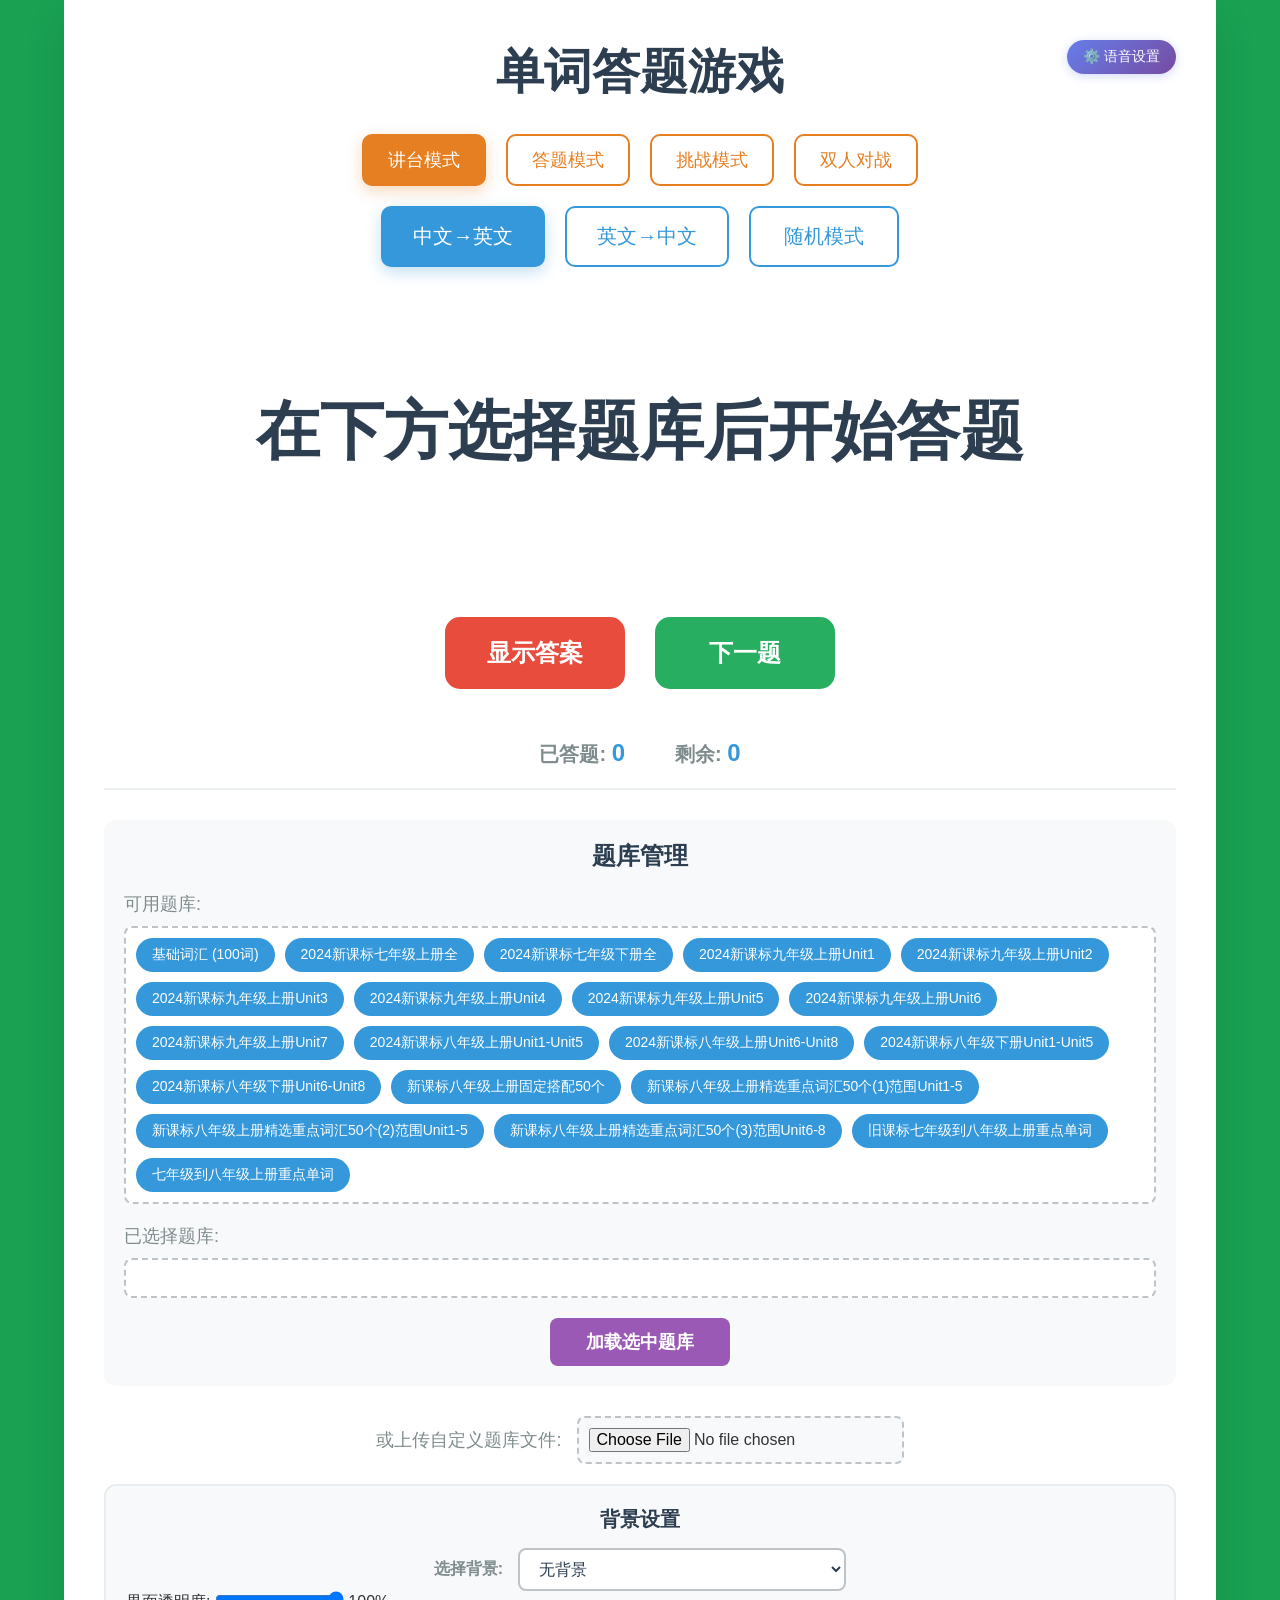
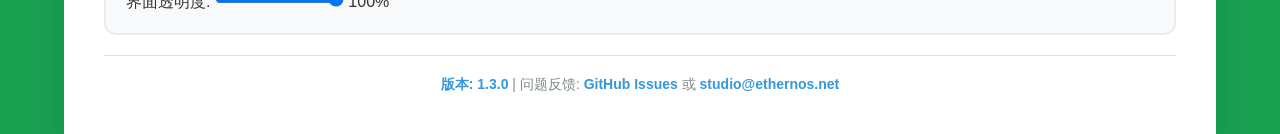
<file: index.html>
<!DOCTYPE html>
<html lang="zh-CN">
<head>
    <meta charset="UTF-8">
    <meta name="viewport" content="width=device-width, initial-scale=1.0">
    <title>单词答题游戏</title>
    <!-- 样式按以下顺序加载，顺序影响层叠结果 -->
    <link rel="stylesheet" href="css/base.css">
    <link rel="stylesheet" href="css/layout.css">
    <link rel="stylesheet" href="css/states.css">
    <link rel="stylesheet" href="css/bank.css">
    <link rel="stylesheet" href="css/challenge.css">
    <link rel="stylesheet" href="css/responsive.css">
    <link rel="stylesheet" href="css/settings.css">
</head>
<body>
    <div class="container">
        <header>
            <h1>单词答题游戏</h1>
            <div class="app-mode-selector">
                <button id="lecture-mode" class="app-mode-btn active">讲台模式</button>
                <button id="quiz-mode" class="app-mode-btn">答题模式</button>
                <button id="challenge-mode" class="app-mode-btn">挑战模式</button>
                <button id="pvp-mode" class="app-mode-btn">双人对战</button>
            </div>
            <div class="mode-selector" id="regular-mode-selector">
                <button id="chinese-to-english" class="mode-btn active">中文→英文</button>
                <button id="english-to-chinese" class="mode-btn">英文→中文</button>
                <button id="random-mode" class="mode-btn">随机模式</button>
            </div>
            <div class="speech-settings">
                <button id="speech-settings-btn" class="speech-settings-btn" title="语音设置">
                    ⚙️ 语音设置
                </button>
                <div id="speech-panel" class="speech-panel hidden">
                    <h4>语音设置</h4>
                    <div class="setting-item">
                        <label for="speech-rate">语速:</label>
                        <input type="range" id="speech-rate" min="0.5" max="2" step="0.1" value="0.8">
                        <span id="speech-rate-value">0.8</span>
                    </div>
                    <div class="setting-item">
                        <label for="speech-pitch">音调:</label>
                        <input type="range" id="speech-pitch" min="0.5" max="2" step="0.1" value="1.0">
                        <span id="speech-pitch-value">1.0</span>
                    </div>
                    <div class="setting-item">
                        <label for="speech-volume">音量:</label>
                        <input type="range" id="speech-volume" min="0" max="1" step="0.1" value="1.0">
                        <span id="speech-volume-value">1.0</span>
                    </div>
                    <div class="setting-item">
                        <label for="auto-speak">自动发音:</label>
                        <input type="checkbox" id="auto-speak">
                    </div>
                    <button id="close-speech-panel" class="close-panel-btn">关闭</button>
                </div>
            </div>
        </header>
        
        <main>
            <div class="question-area">
                <div id="question" class="question-text">在下方选择题库后开始答题</div>
                <div id="question-phonetic" class="phonetic-container"></div>
                <div id="answer" class="answer-text hidden"></div>
                <div id="answer-phonetic" class="phonetic-container"></div>
                <button id="speak-btn" class="speak-btn" title="点击发音" style="display: none;">
                    🔊 发音
                </button>
            </div>
            
            <!-- 讲台模式控制 -->
            <div class="lecture-controls">
                <button id="show-answer" class="control-btn">显示答案</button>
                <button id="next-question" class="control-btn">下一题</button>
            </div>
            
            <!-- 答题模式控制 -->
            <div class="quiz-controls" style="display: none;">
                <div class="options-container">
                    <button class="option-btn" id="option-a"></button>
                    <button class="option-btn" id="option-b"></button>
                    <button class="option-btn" id="option-c"></button>
                    <button class="option-btn" id="option-d"></button>
                </div>
                <div class="quiz-result" id="quiz-result"></div>
                <button id="next-quiz-question" class="control-btn">下一题</button>
            </div>
            
            <!-- 挑战模式控制 -->
            <div class="challenge-controls" style="display: none;">
                <div class="challenge-mode-selection">
                    <h3>选择挑战模式</h3>
                    <div class="challenge-mode-options">
                        <button class="challenge-mode-btn" data-mode="chinese-to-english">中文→英文</button>
                        <button class="challenge-mode-btn" data-mode="english-to-chinese">英文→中文</button>
                        <button class="challenge-mode-btn" data-mode="random">随机模式</button>
                    </div>
                    <div class="challenge-question-count">
                        <label for="challenge-question-count">题目数量:</label>
                        <input type="number" id="challenge-question-count" min="5" max="100" value="20" step="5">
                        <span class="question-count-hint">(5-100题，默认20题)</span>
                    </div>
                </div>
                <div class="challenge-quiz-interface" style="display: none;">
                    <div class="challenge-settings">
                        <label>自动切换时间:</label>
                        <select id="auto-switch-time">
                            <option value="0.1">0.1秒</option>
                            <option value="0.3" selected>0.3秒</option>
                            <option value="0.5">0.5秒</option>
                            <option value="1.0">1.0秒</option>
                            <option value="0">从不</option>
                        </select>
                    </div>
                    <div class="challenge-timer">
                        <span>用时: <span id="challenge-time">00:00</span></span>
                    </div>
                    <div class="challenge-score">
                        <span>得分: <span id="challenge-score">0</span></span>
                    </div>
                    <div class="options-container">
                        <button class="option-btn" id="challenge-option-a"></button>
                        <button class="option-btn" id="challenge-option-b"></button>
                        <button class="option-btn" id="challenge-option-c"></button>
                        <button class="option-btn" id="challenge-option-d"></button>
                    </div>
                    <div class="quiz-result" id="challenge-result"></div>
                    <button id="next-challenge-question" class="control-btn">下一题</button>
                </div>
            </div>
            
            <!-- 挑战模式结果 -->
            <div class="challenge-results" style="display: none;">
                <h2>挑战完成！</h2>
                <div class="results-summary">
                    <div class="result-item">
                        <span>总用时:</span>
                        <span id="total-time">00:00</span>
                    </div>
                    <div class="result-item">
                        <span>总得分:</span>
                        <span id="final-score">0</span>
                    </div>
                    <div class="result-item">
                        <span>正确率:</span>
                        <span id="accuracy">0%</span>
                    </div>
                    <div class="result-item">
                        <span>能力分:</span>
                        <span id="ability-score">0</span>
                    </div>
                </div>
                <div class="results-details">
                    <h3>答题详情</h3>
                    <div id="wrong-questions" class="wrong-questions">
                        <h4>错题 (置顶显示)</h4>
                        <div id="wrong-list"></div>
                    </div>
                    <div id="correct-questions" class="correct-questions">
                        <h4>正确题目</h4>
                        <div id="correct-list"></div>
                    </div>
                </div>
                <button id="restart-challenge" class="control-btn">重新开始挑战</button>
            </div>
            
            <div class="stats">
                <span>已答题: <span id="answered-count">0</span></span>
                <span>剩余: <span id="remaining-count">0</span></span>
            </div>
        </main>
        
        <footer>
            <div class="bank-management">
                <h3>题库管理</h3>
                <div class="available-banks">
                    <label>可用题库:</label>
                    <div id="bank-list" class="bank-list">
                        <!-- 动态加载的题库列表 -->
                    </div>
                </div>
                <div class="selected-banks">
                    <label>已选择题库:</label>
                    <div id="selected-bank-list" class="selected-bank-list">
                        <!-- 已选择的题库 -->
                    </div>
                </div>
                <button id="load-selected-banks" class="control-btn">加载选中题库</button>
            </div>
            <div class="file-upload">
                <label for="csv-file">或上传自定义题库文件:</label>
                <input type="file" id="csv-file" accept=".csv">
            </div>
        </footer>
        
        <!-- 背景设置 -->
        <div class="background-settings">
            <h4>背景设置</h4>
            <div class="background-options">
                <label>选择背景:</label>
                <select id="background-selector">
                    <option value="none">无背景</option>
                    <option value="images/BA.jpg">Game "Blue Archive" Wallpaper - Dark</option>
                    <option value="images/BA_Light.jpg">Game "Blue Archive" Wallpaper - Light</option>
                    <option value="images/HZXH.jpg">Hangzhou West Lake</option>
                    <option value="images/Great Wall.png">The Great Wall of China</option>
                </select>
            </div>
            <div class="transparency-options">
                <label for="container-transparency">界面透明度:</label>
                <input type="range" id="container-transparency" min="0.3" max="1.0" step="0.1" value="1.0">
                <span id="transparency-value">100%</span>
            </div>
        </div>
        
        <!-- 版本信息和反馈 -->
        <div class="version-info">
            <div class="version-text">
                <a href="version.html">版本: 1.3.0</a> |
                问题反馈: <a href="https://github.com/dhjs0000/QuizSlide/issues" target="_blank">GitHub Issues</a> 或
                <a href="mailto:studio@ethernos.net">studio@ethernos.net</a>
            </div>
        </div>
    </div>

    <!-- 拼音库是全局脚本，必须先于模块执行 -->
    <script src="pinyin-pro.js"></script>
    <script type="module" src="js/app.js"></script>
</body>
</html>
</file>
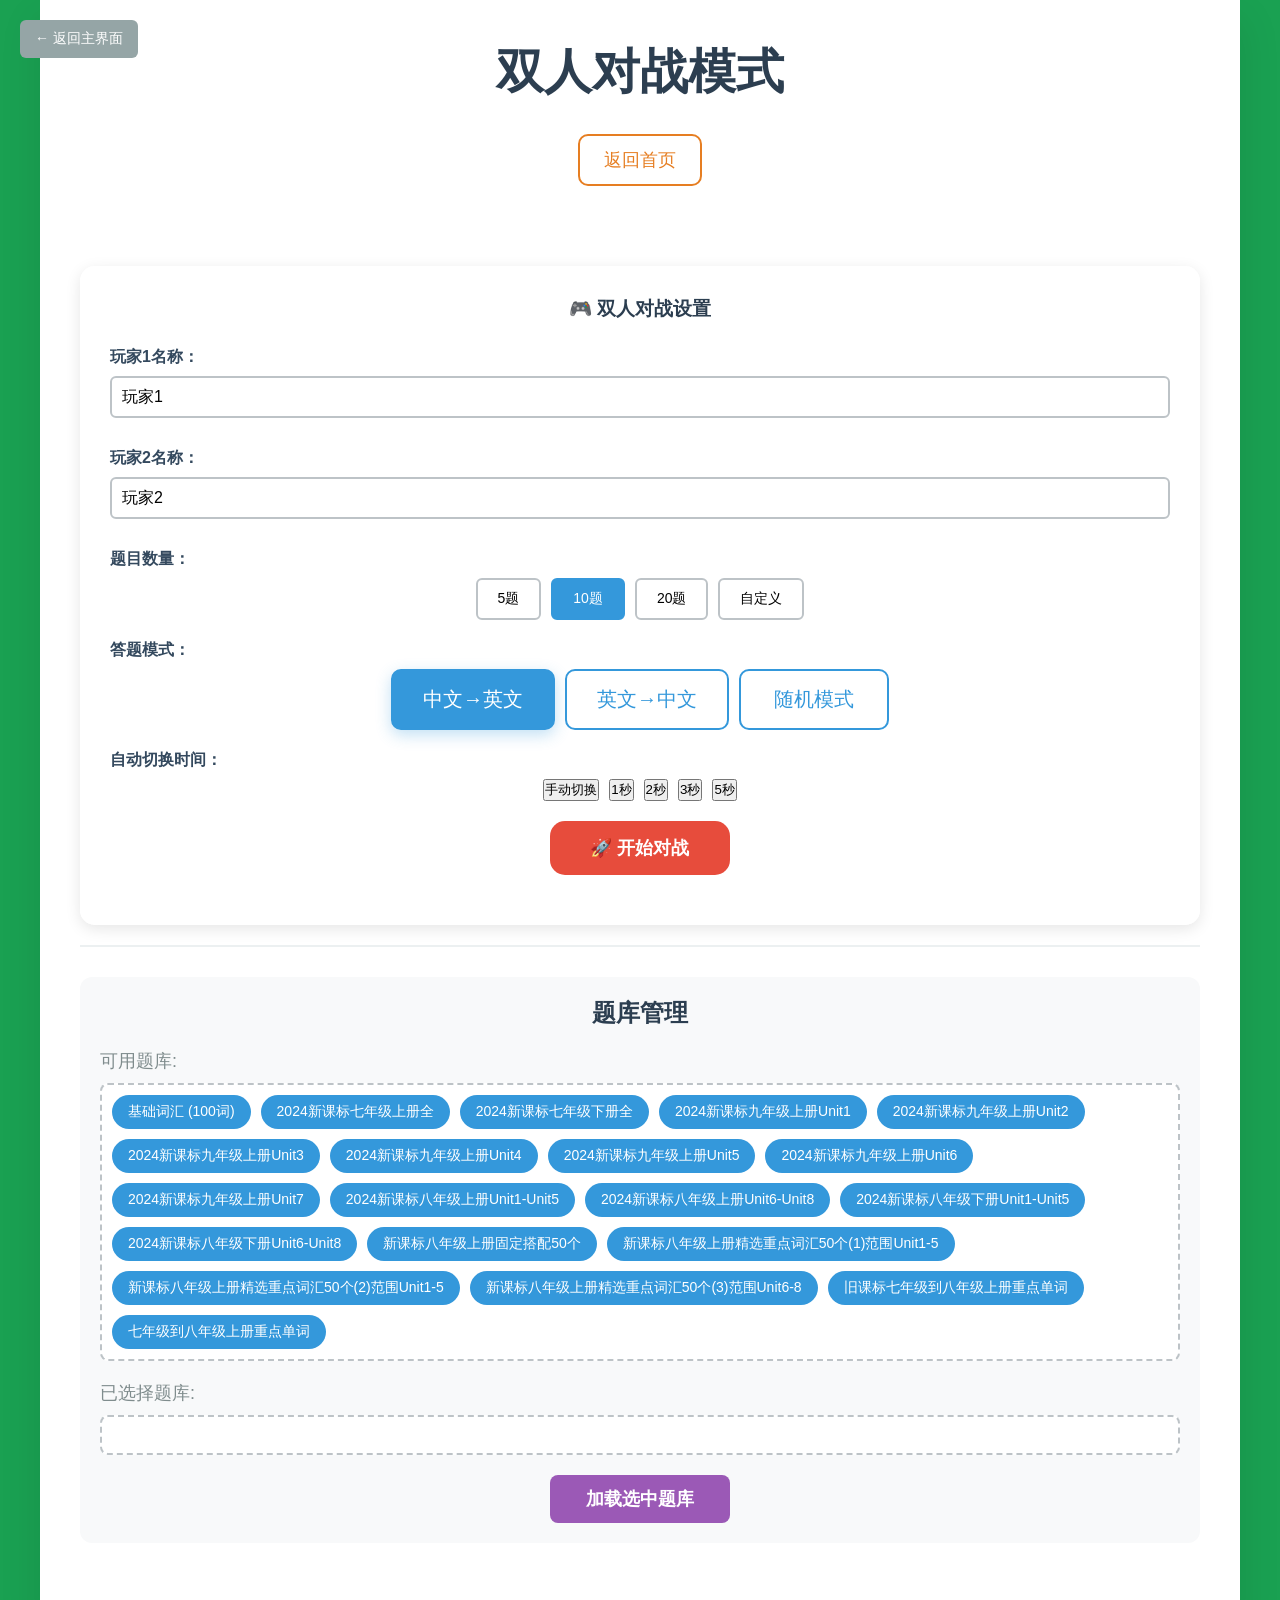
<file: pvp.html>
<!DOCTYPE html>
<html lang="zh-CN">
<head>
    <meta charset="UTF-8">
    <meta name="viewport" content="width=device-width, initial-scale=1.0">
    <title>双人对战模式 - 单词答题游戏</title>
    <link rel="stylesheet" href="css/base.css">
    <link rel="stylesheet" href="css/layout.css">
    <link rel="stylesheet" href="css/states.css">
    <link rel="stylesheet" href="css/bank.css">
    <link rel="stylesheet" href="css/challenge.css">
    <link rel="stylesheet" href="css/responsive.css">
    <link rel="stylesheet" href="css/settings.css">
    <link rel="stylesheet" href="css/pvp.css">
</head>
<body>
    <div class="back-to-main">
        <a class="back-btn" href="index.html">← 返回主界面</a>
    </div>

    <div class="container" style="width: 100%;">
        <header>
            <h1>双人对战模式</h1>
            <div class="app-mode-selector">
                <button id="lecture-mode" class="app-mode-btn">返回首页</button>
            </div>
        </header>

        <main>
            <!-- 对战设置界面 -->
            <div id="pvp-setup" class="pvp-setup">
                <h3>🎮 双人对战设置</h3>
                
                <div class="setup-section">
                    <label>玩家1名称：</label>
                    <input type="text" id="player1-name" class="player-input" placeholder="输入玩家1名称" value="玩家1">
                </div>
                
                <div class="setup-section">
                    <label>玩家2名称：</label>
                    <input type="text" id="player2-name" class="player-input" placeholder="输入玩家2名称" value="玩家2">
                </div>
                
                <div class="setup-section">
                    <label>题目数量：</label>
                    <div class="question-count-options">
                        <button class="count-btn" data-count="5">5题</button>
                        <button class="count-btn active" data-count="10">10题</button>
                        <button class="count-btn" data-count="20">20题</button>
                        <button class="count-btn" data-count="custom">自定义</button>
                    </div>
                    <input type="number" id="custom-count" class="player-input" placeholder="输入自定义题数" min="5" max="50" style="display: none;">
                </div>
                
                <div class="setup-section">
                    <label>答题模式：</label>
                    <div class="question-count-options">
                        <button class="mode-btn active" data-mode="chinese-to-english">中文→英文</button>
                        <button class="mode-btn" data-mode="english-to-chinese">英文→中文</button>
                        <button class="mode-btn" data-mode="random">随机模式</button>
                    </div>
                </div>
                
                <div class="setup-section">
                    <label>自动切换时间：</label>
                    <div class="question-count-options">
                        <button class="auto-switch-btn active" data-time="0">手动切换</button>
                        <button class="auto-switch-btn" data-time="1">1秒</button>
                        <button class="auto-switch-btn" data-time="2">2秒</button>
                        <button class="auto-switch-btn" data-time="3">3秒</button>
                        <button class="auto-switch-btn" data-time="5">5秒</button>
                    </div>
                </div>
                
                <div class="pvp-controls">
                    <button id="start-pvp" class="control-btn" style="background: #e74c3c; color: white; font-size: 18px; padding: 15px 30px;">
                        🚀 开始对战
                    </button>
                </div>
            </div>

            <!-- 对战界面 -->
            <div id="pvp-game" class="pvp-game" style="display: none;">
                <div class="timer-display">
                    ⏱️ 对战时间：<span id="pvp-timer">00:00</span>
                </div>
                
                <div class="progress-bar">
                    <div id="progress-fill" class="progress-fill" style="width: 0%"></div>
                </div>
                
                <div class="pvp-container">
                    <!-- 玩家1区域 -->
                    <div id="player1-area" class="player-area">
                        <div class="player-header">
                            <div id="player1-name-display" class="player-name">玩家1</div>
                            <div id="player1-score" class="player-score">0</div>
                            <div class="player-stats">
                                <span>正确：<span id="player1-correct">0</span></span>
                                <span>错误：<span id="player1-wrong">0</span></span>
                                <span>进度：<span id="player1-progress">0/10</span></span>
                            </div>
                        </div>
                        
                        <div id="player1-question" class="question-display">等待开始...</div>
                        
                        <div id="player1-options" class="pvp-options">
                            <button class="pvp-option-btn" data-option="0"></button>
                            <button class="pvp-option-btn" data-option="1"></button>
                            <button class="pvp-option-btn" data-option="2"></button>
                            <button class="pvp-option-btn" data-option="3"></button>
                        </div>
                        
                        <div id="player1-result" class="pvp-result"></div>
                    </div>
                    
                    <!-- 玩家2区域 -->
                    <div id="player2-area" class="player-area">
                        <div class="player-header">
                            <div id="player2-name-display" class="player-name">玩家2</div>
                            <div id="player2-score" class="player-score">0</div>
                            <div class="player-stats">
                                <span>正确：<span id="player2-correct">0</span></span>
                                <span>错误：<span id="player2-wrong">0</span></span>
                                <span>进度：<span id="player2-progress">0/10</span></span>
                            </div>
                        </div>
                        
                        <div id="player2-question" class="question-display">等待开始...</div>
                        
                        <div id="player2-options" class="pvp-options">
                            <button class="pvp-option-btn" data-option="0"></button>
                            <button class="pvp-option-btn" data-option="1"></button>
                            <button class="pvp-option-btn" data-option="2"></button>
                            <button class="pvp-option-btn" data-option="3"></button>
                        </div>
                        
                        <div id="player2-result" class="pvp-result"></div>
                    </div>
                </div>
                
                <div class="pvp-controls">
                    <button id="next-pvp-round" class="control-btn" style="display: none;">下一轮</button>
                    <button id="end-pvp" class="control-btn" style="background: #e74c3c; color: white;">结束对战</button>
                </div>
            </div>

            <!-- 对战结果界面 -->
            <div id="pvp-results" class="pvp-results" style="display: none;">
                <h2>🏆 对战结果</h2>
                <div id="winner-announcement" class="winner-announcement"></div>
                
                <div class="final-stats">
                    <div id="player1-final" class="player-final">
                        <h3 id="player1-final-name">玩家1</h3>
                        <div style="font-size: 24px; font-weight: bold; color: #27ae60; margin: 10px 0;">
                            <span id="player1-final-score">0</span>分
                        </div>
                        <div style="color: #7f8c8d;">
                            <div>正确：<span id="player1-final-correct">0</span>题</div>
                            <div>错误：<span id="player1-final-wrong">0</div>
                            <div>正确率：<span id="player1-final-accuracy">0%</span></div>
                        </div>
                    </div>
                    
                    <div id="player2-final" class="player-final">
                        <h3 id="player2-final-name">玩家2</h3>
                        <div style="font-size: 24px; font-weight: bold; color: #27ae60; margin: 10px 0;">
                            <span id="player2-final-score">0</span>分
                        </div>
                        <div style="color: #7f8c8d;">
                            <div>正确：<span id="player2-final-correct">0</span>题</div>
                            <div>错误：<span id="player2-final-wrong">0</div>
                            <div>正确率：<span id="player2-final-accuracy">0%</span></div>
                        </div>
                    </div>
                </div>
                
                <div class="pvp-controls">
                    <button id="restart-pvp" class="control-btn" style="background: #27ae60; color: white;">再来一局</button>
                    <button id="back-to-main-from-pvp" class="control-btn">返回主界面</button>
                </div>
            </div>
        </main>

        <!-- 题库管理 -->
        <footer>
            <div class="bank-management">
                <h3>题库管理</h3>
                <div class="available-banks">
                    <label>可用题库:</label>
                    <div id="bank-list" class="bank-list">
                        <!-- 动态加载的题库列表 -->
                    </div>
                </div>
                <div class="selected-banks">
                    <label>已选择题库:</label>
                    <div id="selected-bank-list" class="selected-bank-list">
                        <!-- 已选择的题库 -->
                    </div>
                </div>
                <button id="load-selected-banks" class="control-btn">加载选中题库</button>
            </div>
        </footer>
    </div>

    <!-- 中文拼音转换库 -->
    <script type="module" src="js/pvp.js"></script>
</body>
</html>
</file>
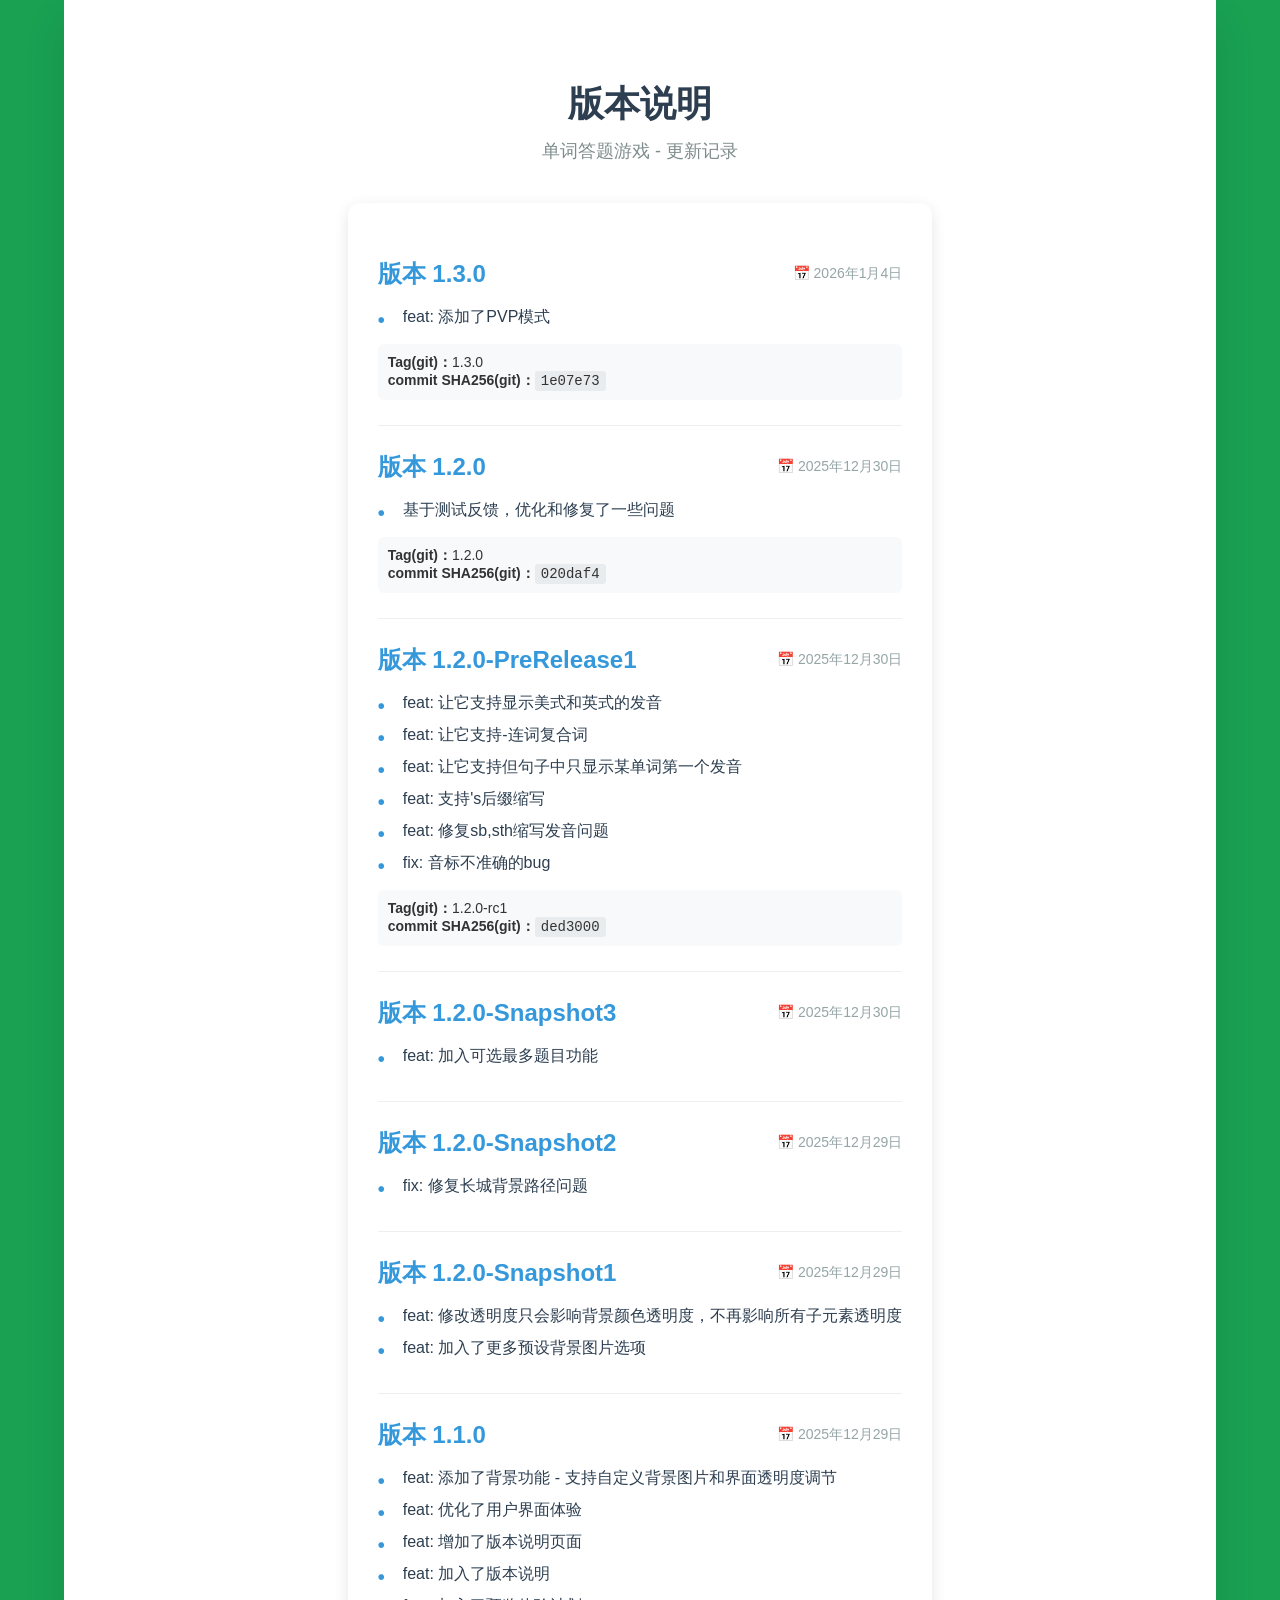
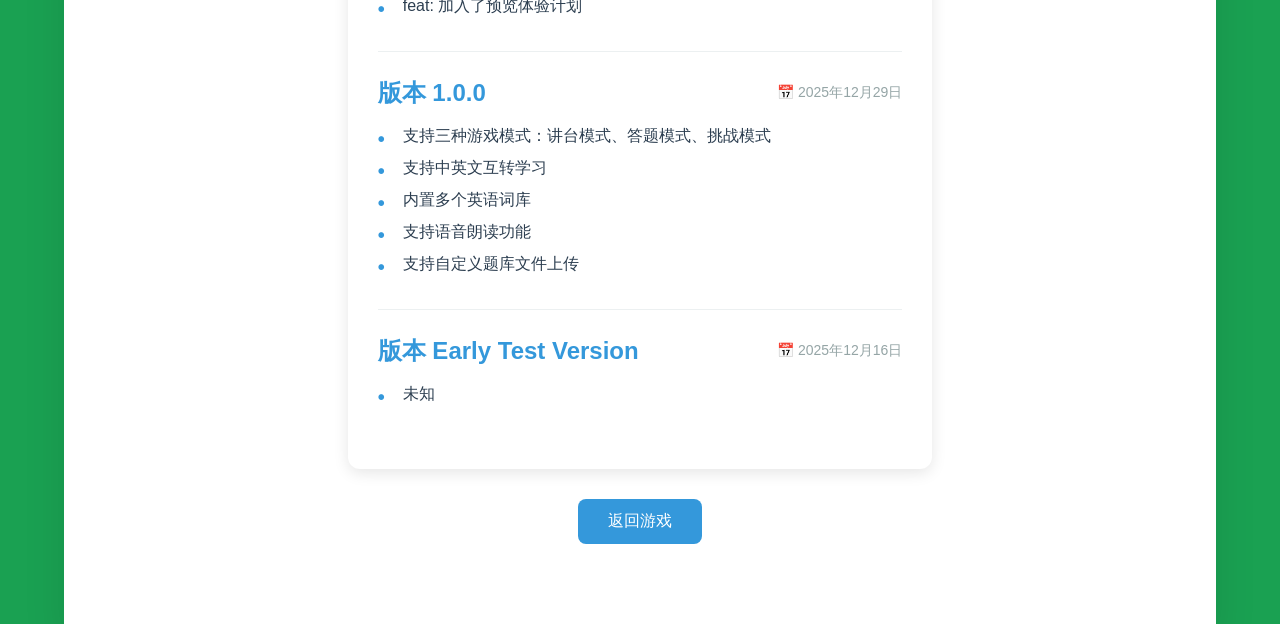
<file: version.html>
<!DOCTYPE html>
<html lang="zh-CN">
<head>
    <meta charset="UTF-8">
    <meta name="viewport" content="width=device-width, initial-scale=1.0">
    <title>版本说明 - 单词答题游戏</title>
    <link rel="stylesheet" href="css/base.css">
    <link rel="stylesheet" href="css/version.css">
</head>
<body>
    <div class="container">
        <div class="version-container">
            <div class="version-header">
                <h1>版本说明</h1>
                <p>单词答题游戏 - 更新记录</p>
            </div>

            <div id="version-list" class="version-list">
                <div class="loading">正在加载版本信息...</div>
            </div>

            <div class="button-container">
                <a href="index.html" class="back-button">返回游戏</a>
            </div>
        </div>
    </div>

    <script type="module" src="js/version.js"></script>
</body>
</html>
</file>
<file: css/base.css>
/* 基础：全局重置、页面骨架、头部、音标、语音面板与模式按钮 */
/* 全局样式 */
* {
    margin: 0;
    padding: 0;
    box-sizing: border-box;
}

/* 发音按钮样式 */
.speak-btn {
    background: linear-gradient(135deg, #667eea 0%, #764ba2 100%);
    color: white;
    border: none;
    padding: 10px 20px;
    border-radius: 25px;
    cursor: pointer;
    font-size: 16px;
    font-weight: bold;
    margin-top: 15px;
    transition: all 0.3s ease;
    box-shadow: 0 4px 15px rgba(102, 126, 234, 0.3);
    display: inline-flex;
    align-items: center;
    gap: 8px;
}

.speak-btn:hover {
    box-shadow: 0 6px 20px rgba(102, 126, 234, 0.4);
}

.speak-btn:active {
    transform: translateY(0);
    box-shadow: 0 2px 10px rgba(102, 126, 234, 0.3);
}

.speak-btn.speaking {
    background: linear-gradient(135deg, #f093fb 0%, #f5576c 100%);
    animation: pulse 1.5s infinite;
}

@keyframes pulse {
    0% {
        box-shadow: 0 4px 15px rgba(240, 147, 251, 0.3);
    }
    50% {
        box-shadow: 0 4px 25px rgba(240, 147, 251, 0.6);
    }
    100% {
        box-shadow: 0 4px 15px rgba(240, 147, 251, 0.3);
    }
}

body {
    font-family: 'Microsoft YaHei', '微软雅黑', Arial, sans-serif;
    background: #1aa152;
    background-size: cover;
    background-position: center;
    background-repeat: no-repeat;
    background-attachment: fixed;
    min-height: 100vh;
    display: flex;
    justify-content: center;
    align-items: center;
    color: #333;
    transition: background-image 0.5s ease;
}

body.has-background {
    background-color: transparent;
}

/* 容器样式 */
.container {
    background: white;
    box-shadow: 0 20px 40px rgba(0,0,0,0.1);
    padding: 40px;
    max-width: 1200px;
    width: 90%;
    min-height: 600px;
    display: flex;
    flex-direction: column;
}

/* 头部区域 */
header {
    text-align: center;
    margin-bottom: 40px;
    position: relative;
}

header h1 {
    font-size: 48px;
    color: #2c3e50;
    margin-bottom: 30px;
    font-weight: bold;
}

/* 拼音和音标样式 */
.phonetic-container {
    display: flex;
    justify-content: center;
    gap: 30px;
    margin-top: 8px;
    margin-bottom: 15px;
    flex-wrap: wrap;
}

.phonetic-item {
    display: flex;
    align-items: center;
    gap: 8px;
    background: rgba(127, 140, 141, 0.1);
    padding: 8px 15px;
    border-radius: 20px;
    border: 1px solid rgba(127, 140, 141, 0.2);
}

.phonetic-label {
    font-size: 14px;
    color: #7f8c8d;
    font-weight: bold;
    font-family: 'Microsoft YaHei', '微软雅黑', Arial, sans-serif;
}

.phonetic-text {
    font-size: 18px;
    color: #7f8c8d;
    font-style: italic;
    font-family: 'Arial', sans-serif;
    letter-spacing: 1px;
}

.phonetic-text:empty {
    display: none;
}

.phonetic-container:empty {
    display: none;
}

/* 语音设置样式 */
.speech-settings {
    position: absolute;
    top: 0;
    right: 0;
}

.speech-settings-btn {
    background: linear-gradient(135deg, #667eea 0%, #764ba2 100%);
    color: white;
    border: none;
    padding: 8px 16px;
    border-radius: 20px;
    cursor: pointer;
    font-size: 14px;
    transition: all 0.3s ease;
    box-shadow: 0 2px 10px rgba(102, 126, 234, 0.3);
}

.speech-settings-btn:hover {
    box-shadow: 0 4px 15px rgba(102, 126, 234, 0.4);
}

.speech-panel {
    position: absolute;
    top: 50px;
    right: 0;
    background: white;
    border-radius: 15px;
    box-shadow: 0 10px 30px rgba(0,0,0,0.2);
    padding: 20px;
    width: 300px;
    z-index: 1000;
    border: 1px solid #e0e0e0;
}

.speech-panel.hidden {
    display: none;
}

.speech-panel h4 {
    margin-bottom: 15px;
    color: #2c3e50;
    font-size: 18px;
    text-align: center;
}

.setting-item {
    display: flex;
    align-items: center;
    margin-bottom: 15px;
    gap: 10px;
}

.setting-item label {
    font-weight: bold;
    color: #555;
    min-width: 60px;
    font-size: 14px;
}

.setting-item input[type="range"] {
    flex: 1;
    margin: 0 5px;
}

.setting-item input[type="checkbox"] {
    width: 18px;
    height: 18px;
}

.setting-item span {
    min-width: 30px;
    text-align: center;
    font-weight: bold;
    color: #667eea;
    font-size: 12px;
}

.close-panel-btn {
    width: 100%;
    background: #95a5a6;
    color: white;
    border: none;
    padding: 10px;
    border-radius: 8px;
    cursor: pointer;
    font-size: 14px;
    font-weight: bold;
    transition: all 0.3s ease;
    margin-top: 10px;
}

.close-panel-btn:hover {
    background: #7f8c8d;
}

.mode-selector {
    display: flex;
    justify-content: center;
    gap: 20px;
    flex-wrap: wrap;
}

/* 模式按钮 */
.mode-btn {
    padding: 15px 30px;
    font-size: 20px;
    border: 2px solid #3498db;
    background: white;
    color: #3498db;
    border-radius: 10px;
    cursor: pointer;
    transition: all 0.3s ease;
    min-width: 150px;
}

.mode-btn:hover {
    background: #3498db;
    color: white;
}

.mode-btn.active {
    background: #3498db;
    color: white;
    box-shadow: 0 5px 15px rgba(52, 152, 219, 0.3);
}
</file>
<file: css/layout.css>
/* 主区域布局：题目、控制条、选项、统计、页脚题库与上传 */
/* 主要内容区域 */
main {
    flex: 1;
    display: flex;
    flex-direction: column;
}

/* 题目显示区域 */
.question-area {
    flex: 1;
    display: flex;
    flex-direction: column;
    justify-content: center;
    align-items: center;
    margin: 40px 0;
    min-height: 200px;
}

.question-text {
    font-size: 64px;
    font-weight: bold;
    color: #2c3e50;
    text-align: center;
    margin-bottom: 30px;
    line-height: 1.4;
}

.answer-text {
    font-size: 48px;
    color: #27ae60;
    text-align: center;
    opacity: 0;
    transform: translateY(20px);
    transition: all 0.5s ease;
}

.answer-text.show {
    opacity: 1;
    transform: translateY(0);
}

/* 应用模式选择器 */
.app-mode-selector {
    display: flex;
    justify-content: center;
    gap: 20px;
    margin: 20px 0;
}

.app-mode-btn {
    padding: 12px 24px;
    font-size: 18px;
    border: 2px solid #e67e22;
    background: white;
    color: #e67e22;
    border-radius: 10px;
    cursor: pointer;
    transition: all 0.3s ease;
    min-width: 120px;
}

.app-mode-btn:hover {
    background: #e67e22;
    color: white;
}

.app-mode-btn.active {
    background: #e67e22;
    color: white;
    box-shadow: 0 5px 15px rgba(230, 126, 34, 0.3);
}


/* 讲台模式控制 */
.lecture-controls {
    display: flex;
    justify-content: center;
    gap: 30px;
    margin: 30px 0;
}

/* 答题模式控制 */
.quiz-controls {
    display: flex;
    flex-direction: column;
    align-items: center;
    gap: 20px;
    margin: 30px 0;
}

.options-container {
    display: grid;
    grid-template-columns: 1fr 1fr;
    gap: 15px;
    width: 100%;
    max-width: 600px;
    margin: 0 auto;
}

.option-btn {
    padding: 20px 30px;
    font-size: 20px;
    border: 2px solid #3498db;
    background: white;
    color: #3498db;
    border-radius: 12px;
    cursor: pointer;
    transition: all 0.3s ease;
    min-height: 60px;
    text-align: center;
    display: flex;
    align-items: center;
    justify-content: center;
}

.option-btn:hover {
    background: #3498db;
    color: white;
}

.option-btn.correct {
    background: #27ae60;
    color: white;
    border-color: #27ae60;
}

.option-btn.incorrect {
    background: #e74c3c;
    color: white;
    border-color: #e74c3c;
}

.option-btn:disabled {
    cursor: not-allowed;
    opacity: 0.7;
}

.quiz-result {
    font-size: 24px;
    font-weight: bold;
    text-align: center;
    min-height: 30px;
    margin: 10px 0;
}

.quiz-result.correct {
    color: #27ae60;
}

.quiz-result.incorrect {
    color: #e74c3c;
}

.control-btn {
    padding: 20px 40px;
    font-size: 24px;
    border: none;
    border-radius: 15px;
    cursor: pointer;
    transition: all 0.3s ease;
    font-weight: bold;
    min-width: 180px;
}

.control-btn:disabled {
    opacity: 0.45;
    cursor: not-allowed;
}

#show-answer {
    background: #e74c3c;
    color: white;
}

#show-answer:hover {
    background: #c0392b;
    box-shadow: 0 5px 15px rgba(231, 76, 60, 0.3);
}

#next-question {
    background: #27ae60;
    color: white;
}

#next-question:hover {
    background: #229954;
    box-shadow: 0 5px 15px rgba(39, 174, 96, 0.3);
}

/* 统计信息 */
.stats {
    display: flex;
    justify-content: center;
    gap: 50px;
    font-size: 20px;
    color: #7f8c8d;
    margin: 20px 0;
}

.stats span {
    font-weight: bold;
}

#answered-count, #remaining-count {
    color: #3498db;
    font-size: 24px;
}

/* 底部区域 */
footer {
    margin-top: auto;
    padding-top: 30px;
    border-top: 2px solid #ecf0f1;
}

/* 内置题库选择器 */
.built-in-banks {
    display: flex;
    align-items: center;
    justify-content: center;
    gap: 15px;
    font-size: 18px;
    margin-bottom: 20px;
    flex-wrap: wrap;
}

.built-in-banks label {
    color: #7f8c8d;
}

#built-in-selector {
    padding: 10px 15px;
    border: 2px solid #bdc3c7;
    border-radius: 8px;
    background: white;
    font-size: 16px;
    cursor: pointer;
    min-width: 200px;
}

#built-in-selector:hover {
    border-color: #3498db;
}

#load-built-in {
    padding: 10px 20px;
    font-size: 16px;
    background: #9b59b6;
    color: white;
    border: none;
    border-radius: 8px;
    cursor: pointer;
    transition: all 0.3s ease;
}

#load-built-in:hover {
    background: #8e44ad;
    box-shadow: 0 5px 15px rgba(155, 89, 182, 0.3);
}

/* 文件上传区域 */
.file-upload {
    display: flex;
    align-items: center;
    justify-content: center;
    gap: 15px;
    font-size: 18px;
}

.file-upload label {
    color: #7f8c8d;
}

#csv-file {
    padding: 10px;
    border: 2px dashed #bdc3c7;
    border-radius: 8px;
    background: #f8f9fa;
    cursor: pointer;
    font-size: 16px;
}

#csv-file:hover {
    border-color: #3498db;
    background: #ebf3fd;
}
</file>
<file: css/states.css>
/* 状态与适配：特殊状态、移动端基础布局、大屏、动效与无障碍 */
/* 特殊状态样式 */
.hidden {
    display: none;
}

.show {
    display: block;
}

.loading {
    opacity: 0.6;
    pointer-events: none;
}

.error {
    color: #e74c3c;
    font-size: 18px;
    text-align: center;
    margin: 20px 0;
}

/* 响应式设计 - 手机端优化 */
@media (max-width: 768px) {
    body {
        background-size: cover;
        background-position: center;
        min-height: 100vh;
        padding: 0;
        margin: 0;
    }
    
    .container {
        padding: 15px;
        margin: 10px;
        width: calc(100% - 20px);
        min-height: calc(100vh - 20px);
        box-shadow: 0 10px 20px rgba(0,0,0,0.1);
        border-radius: 10px;
    }
    

    header {
        margin-bottom: 20px;
        padding: 0 10px;
    }
    
    header h1 {
        font-size: 28px;
        margin-bottom: 15px;
        line-height: 1.2;
    }
    
    /* 语音设置面板手机端适配 */
    .speech-settings {
        position: static;
        text-align: right;
        margin-bottom: 15px;
    }
    
    .speech-panel {
        position: fixed;
        top: 50%;
        left: 50%;
        transform: translate(-50%, -50%);
        width: 90%;
        max-width: 320px;
        right: auto;
        z-index: 2000;
    }
    
    .question-area {
        margin: 20px 0;
        min-height: 150px;
        padding: 0 10px;
    }
    
    .question-text {
        font-size: 32px;
        margin-bottom: 20px;
        line-height: 1.3;
        word-break: break-word;
    }
    
    .answer-text {
        font-size: 24px;
    }
    
    .phonetic-container {
        gap: 15px;
        margin-top: 5px;
        margin-bottom: 10px;
    }
    
    .phonetic-item {
        padding: 6px 12px;
        border-radius: 15px;
        gap: 6px;
    }
    
    .phonetic-label {
        font-size: 12px;
    }
    
    .phonetic-text {
        font-size: 16px;
        margin-top: 0;
        margin-bottom: 0;
    }
    
    /* 模式选择器手机端优化 */
    .mode-selector {
        gap: 8px;
        margin: 15px 0;
    }
    
    .mode-btn {
        font-size: 16px;
        padding: 12px 20px;
        min-width: 120px;
        border-radius: 8px;
        flex: 1;
        max-width: 160px;
    }
    
    /* 应用模式选择器 */
    .app-mode-selector {
        gap: 10px;
        margin: 15px 0;
    }
    
    .app-mode-btn {
        font-size: 16px;
        padding: 10px 18px;
        min-width: 100px;
    }
    
    /* 控制按钮手机端优化 */
    .lecture-controls {
        gap: 15px;
        margin: 20px 0;
        flex-wrap: wrap;
    }
    
    .quiz-controls {
        gap: 15px;
        margin: 20px 0;
    }
    
    .control-btn {
        font-size: 18px;
        padding: 15px 30px;
        min-width: 150px;
        border-radius: 12px;
    }
    
    /* 答题选项手机端优化 */
    .options-container {
        gap: 10px;
        max-width: 100%;
        padding: 0 10px;
    }
    
    .option-btn {
        padding: 15px 20px;
        font-size: 16px;
        min-height: 50px;
        border-radius: 10px;
    }
    
    .quiz-result {
        font-size: 18px;
        margin: 8px 0;
    }
    
    /* 统计信息手机端优化 */
    .stats {
        gap: 20px;
        font-size: 16px;
        margin: 15px 0;
        flex-wrap: wrap;
    }
    
    #answered-count, #remaining-count {
        font-size: 20px;
    }
    
    /* 文件上传区域手机端优化 */
    .file-upload {
        flex-direction: column;
        gap: 10px;
        font-size: 16px;
        text-align: center;
    }
    
    #csv-file {
        width: 100%;
        max-width: 280px;
        font-size: 14px;
        padding: 8px;
    }
    
    /* 内置题库选择器 */
    .built-in-banks {
        flex-direction: column;
        gap: 10px;
        font-size: 16px;
        text-align: center;
    }
    
    #built-in-selector {
        width: 100%;
        max-width: 280px;
        font-size: 14px;
        padding: 8px 12px;
    }
    
    #load-built-in {
        font-size: 14px;
        padding: 8px 16px;
    }
    
    footer {
        padding-top: 20px;
        margin-top: 20px;
    }
}

/* 一体机大屏幕优化 */
@media (min-width: 1920px) {
    .container {
        max-width: 1400px;
        padding: 60px;
    }
    
    header h1 {
        font-size: 56px;
    }
    
    .question-text {
        font-size: 72px;
    }
    
    .answer-text {
        font-size: 56px;
    }
    
    .mode-btn {
        font-size: 24px;
        padding: 20px 40px;
    }
    
    .control-btn {
        font-size: 28px;
        padding: 25px 50px;
    }
}

/* 动画效果 */
@keyframes fadeIn {
    from {
        opacity: 0;
        transform: translateY(30px);
    }
    to {
        opacity: 1;
        transform: translateY(0);
    }
}

@keyframes slideIn {
    from {
        transform: translateX(-100%);
        opacity: 0;
    }
    to {
        transform: translateX(0);
        opacity: 1;
    }
}

/* 触摸设备优化 */
@media (hover: none) and (pointer: coarse) {
    .mode-btn, .control-btn {
        padding: 25px 45px;
        font-size: 26px;
    }
    
    .question-text {
        font-size: 68px;
    }
    
    .answer-text {
        font-size: 52px;
    }
}

/* 高对比度模式支持 */
@media (prefers-contrast: high) {
    .container {
        border: 3px solid #000;
    }
    
    .mode-btn, .control-btn {
        border-width: 3px;
    }
    
    .question-text, .answer-text {
        text-shadow: 2px 2px 4px rgba(0,0,0,0.3);
    }
}

/* 减少动画模式 */
@media (prefers-reduced-motion: reduce) {
    * {
        animation-duration: 0.01ms !important;
        animation-iteration-count: 1 !important;
        transition-duration: 0.01ms !important;
    }
}
</file>
<file: css/bank.css>
/* 题库管理与多选题库列表 */
/* 题库管理 */
.bank-management {
    margin-bottom: 30px;
    padding: 20px;
    background: #f8f9fa;
    border-radius: 12px;
}

.bank-management h3 {
    text-align: center;
    color: #2c3e50;
    margin-bottom: 20px;
    font-size: 24px;
}

.available-banks, .selected-banks {
    margin-bottom: 20px;
}

.available-banks label, .selected-banks label {
    display: block;
    color: #7f8c8d;
    font-size: 18px;
    margin-bottom: 10px;
}

.bank-list, .selected-bank-list {
    display: flex;
    flex-wrap: wrap;
    gap: 10px;
    min-height: 40px;
    padding: 10px;
    background: white;
    border: 2px dashed #bdc3c7;
    border-radius: 8px;
}

.bank-item {
    padding: 8px 16px;
    background: #3498db;
    color: white;
    border-radius: 20px;
    font-size: 14px;
    cursor: pointer;
    transition: all 0.3s ease;
    white-space: nowrap;
}

.bank-item:hover {
    background: #2980b9;
}

.bank-item.selected {
    background: #27ae60;
}

.bank-item.selected:hover {
    background: #229954;
}

#load-selected-banks {
    display: block;
    margin: 0 auto;
    padding: 12px 30px;
    font-size: 18px;
    background: #9b59b6;
    color: white;
    border: none;
    border-radius: 8px;
    cursor: pointer;
    transition: all 0.3s ease;
}

#load-selected-banks:hover {
    background: #8e44ad;
    box-shadow: 0 5px 15px rgba(155, 89, 182, 0.3);
}
</file>
<file: css/challenge.css>
/* 挑战模式：设置、计时计分与结果页 */
/* 挑战模式样式 */
.challenge-controls {
    display: flex;
    flex-direction: column;
    align-items: center;
    gap: 20px;
    margin: 30px 0;
}

.challenge-mode-selection {
    text-align: center;
    margin-bottom: 30px;
}

.challenge-mode-selection h3 {
    font-size: 28px;
    color: #2c3e50;
    margin-bottom: 20px;
}

.challenge-mode-options {
    display: flex;
    justify-content: center;
    gap: 20px;
    flex-wrap: wrap;
}

.challenge-mode-btn {
    padding: 15px 30px;
    font-size: 20px;
    border: 2px solid #e67e22;
    background: white;
    color: #e67e22;
    border-radius: 10px;
    cursor: pointer;
    transition: all 0.3s ease;
    min-width: 150px;
}

.challenge-mode-btn:hover {
    background: #e67e22;
    color: white;
}

/* 挑战模式题目数量设置 */
.challenge-question-count {
    margin-top: 30px;
    padding: 20px;
    background: white;
    border-radius: 10px;
    box-shadow: 0 2px 10px rgba(0, 0, 0, 0.05);
    text-align: center;
}

.challenge-question-count label {
    font-size: 16px;
    font-weight: 600;
    color: #2c3e50;
    margin-right: 15px;
}

.challenge-question-count input[type="number"] {
    padding: 10px 15px;
    border: 2px solid #e0e0e0;
    border-radius: 8px;
    font-size: 16px;
    width: 80px;
    text-align: center;
    transition: border-color 0.3s ease;
}

.challenge-question-count input[type="number"]:focus {
    outline: none;
    border-color: #e67e22;
    box-shadow: 0 0 0 3px rgba(230, 126, 34, 0.1);
}

.question-count-hint {
    font-size: 14px;
    color: #7f8c8d;
    margin-left: 10px;
    display: block;
    margin-top: 8px;
}

.challenge-quiz-interface {
    display: flex;
    flex-direction: column;
    align-items: center;
    gap: 20px;
    width: 100%;
}

.challenge-settings {
    display: flex;
    align-items: center;
    gap: 15px;
    margin-bottom: 20px;
    padding: 15px 25px;
    background: #f8f9fa;
    border-radius: 12px;
    border: 2px solid #e67e22;
}

.challenge-settings label {
    font-size: 18px;
    color: #2c3e50;
    font-weight: bold;
}

#auto-switch-time {
    padding: 8px 15px;
    font-size: 16px;
    border: 2px solid #bdc3c7;
    border-radius: 8px;
    background: white;
    color: #2c3e50;
    cursor: pointer;
    min-width: 120px;
}

#auto-switch-time:hover {
    border-color: #e67e22;
}

#auto-switch-time:focus {
    outline: none;
    border-color: #e67e22;
    box-shadow: 0 0 0 3px rgba(230, 126, 34, 0.1);
}

.challenge-timer, .challenge-score {
    font-size: 24px;
    font-weight: bold;
    color: #2c3e50;
    background: #f8f9fa;
    padding: 10px 20px;
    border-radius: 8px;
    margin: 10px 0;
}

.challenge-timer span, .challenge-score span {
    color: #e74c3c;
}

/* 挑战模式结果样式 */
.challenge-results {
    text-align: center;
    padding: 40px 20px;
}

.challenge-results h2 {
    font-size: 36px;
    color: #27ae60;
    margin-bottom: 30px;
}

.results-summary {
    display: flex;
    justify-content: center;
    gap: 40px;
    margin-bottom: 40px;
    flex-wrap: wrap;
}

.result-item {
    display: flex;
    flex-direction: column;
    align-items: center;
    background: #f8f9fa;
    padding: 20px;
    border-radius: 12px;
    min-width: 120px;
}

.result-item span:first-child {
    font-size: 18px;
    color: #7f8c8d;
    margin-bottom: 10px;
}

.result-item span:last-child {
    font-size: 32px;
    font-weight: bold;
    color: #2c3e50;
}

.results-details {
    text-align: left;
    max-width: 800px;
    margin: 0 auto;
}

.results-details h3 {
    font-size: 24px;
    color: #2c3e50;
    margin-bottom: 20px;
    text-align: center;
}

.wrong-questions, .correct-questions {
    margin-bottom: 30px;
}

.wrong-questions h4 {
    color: #e74c3c;
    font-size: 20px;
    margin-bottom: 15px;
}

.correct-questions h4 {
    color: #27ae60;
    font-size: 20px;
    margin-bottom: 15px;
}

.result-question {
    background: white;
    border: 2px solid #ecf0f1;
    border-radius: 8px;
    padding: 15px;
    margin-bottom: 10px;
}

.result-question.wrong {
    border-color: #e74c3c;
    background: #fdf2f2;
}

.result-question.correct {
    border-color: #27ae60;
    background: #f0f9f0;
}

.result-question .question-text {
    font-size: 18px;
    font-weight: bold;
    color: #2c3e50;
    margin-bottom: 10px;
}

.answer-comparison {
    display: flex;
    justify-content: space-between;
    gap: 20px;
    flex-wrap: wrap;
}

.user-answer {
    color: #e74c3c;
    font-weight: bold;
}

.correct-answer {
    color: #27ae60;
    font-weight: bold;
}

.no-questions {
    text-align: center;
    color: #7f8c8d;
    font-style: italic;
    padding: 20px;
}

#restart-challenge {
    background: #9b59b6;
    color: white;
    margin-top: 30px;
}

#restart-challenge:hover {
    background: #8e44ad;
    box-shadow: 0 5px 15px rgba(155, 89, 182, 0.3);
}
</file>
<file: css/responsive.css>
/* 题库与挑战模式的移动端、低高度屏幕适配 */
/* 题库管理手机端优化 */
@media (max-width: 768px) {
    .bank-management {
        padding: 15px;
        margin-bottom: 20px;
    }
    
    .bank-management h3 {
        font-size: 20px;
        margin-bottom: 15px;
    }
    
    .available-banks, .selected-banks {
        margin-bottom: 15px;
    }
    
    .available-banks label, .selected-banks label {
        font-size: 16px;
        margin-bottom: 8px;
        text-align: center;
    }
    
    .bank-list, .selected-bank-list {
        gap: 8px;
        padding: 8px;
        min-height: 35px;
    }
    
    .bank-item {
        padding: 6px 12px;
        font-size: 12px;
        border-radius: 15px;
    }
    
    #load-selected-banks {
        font-size: 16px;
        padding: 10px 24px;
    }
}

/* 挑战模式手机端全面优化 */
@media (max-width: 768px) {
    .challenge-controls {
        gap: 15px;
        margin: 20px 0;
    }
    
    .challenge-mode-selection {
        margin-bottom: 20px;
        padding: 0 10px;
    }
    
    .challenge-mode-selection h3 {
        font-size: 22px;
        margin-bottom: 15px;
        line-height: 1.3;
    }
    
    .challenge-mode-options {
        gap: 12px;
        flex-direction: column;
        align-items: center;
    }
    
    .challenge-mode-btn {
        width: 100%;
        max-width: 280px;
        font-size: 18px;
        padding: 12px 24px;
        border-radius: 8px;
    }
    
    .challenge-question-count {
        margin-top: 20px;
        padding: 15px;
    }
    
    .challenge-question-count label {
        font-size: 14px;
        margin-right: 10px;
        display: block;
        margin-bottom: 8px;
        text-align: center;
    }
    
    .challenge-question-count input[type="number"] {
        width: 100%;
        max-width: 120px;
        font-size: 14px;
        padding: 8px 12px;
    }
    
    .question-count-hint {
        font-size: 12px;
        margin-left: 0;
        margin-top: 5px;
        text-align: center;
    }
    
    .challenge-quiz-interface {
        gap: 15px;
    }
    
    .challenge-settings {
        flex-direction: column;
        text-align: center;
        gap: 10px;
        margin-bottom: 15px;
        padding: 12px 20px;
    }
    
    .challenge-settings label {
        font-size: 16px;
        margin-bottom: 5px;
    }
    
    #auto-switch-time {
        width: 100%;
        max-width: 180px;
        font-size: 14px;
        padding: 6px 12px;
    }
    
    .challenge-timer, .challenge-score {
        font-size: 20px;
        padding: 8px 16px;
        margin: 8px 0;
    }
    
    .challenge-quiz-interface .options-container {
        grid-template-columns: 1fr;
        max-width: 100%;
        padding: 0 10px;
        gap: 12px;
    }
    
    .challenge-quiz-interface .option-btn {
        padding: 18px 20px;
        font-size: 18px;
        min-height: 55px;
    }
    
    /* 挑战模式结果页面手机端优化 */
    .challenge-results {
        padding: 20px 15px;
    }
    
    .challenge-results h2 {
        font-size: 28px;
        margin-bottom: 20px;
    }
    
    .results-summary {
        flex-direction: column;
        align-items: center;
        gap: 15px;
        margin-bottom: 25px;
    }
    
    .result-item {
        width: 100%;
        max-width: 200px;
        padding: 15px;
        min-width: auto;
    }
    
    .result-item span:first-child {
        font-size: 16px;
        margin-bottom: 8px;
    }
    
    .result-item span:last-child {
        font-size: 28px;
    }
    
    .results-details {
        max-width: 100%;
        padding: 0 10px;
    }
    
    .results-details h3 {
        font-size: 20px;
        margin-bottom: 15px;
    }
    
    .wrong-questions, .correct-questions {
        margin-bottom: 20px;
    }
    
    .wrong-questions h4, .correct-questions h4 {
        font-size: 18px;
        margin-bottom: 10px;
    }
    
    .result-question {
        padding: 12px;
        margin-bottom: 8px;
    }
    
    .result-question .question-text {
        font-size: 16px;
        margin-bottom: 8px;
    }
    
    .answer-comparison {
        flex-direction: column;
        gap: 8px;
    }
    
    .user-answer, .correct-answer {
        font-size: 14px;
        text-align: center;
    }
    
    #restart-challenge {
        margin-top: 20px;
        font-size: 16px;
        padding: 12px 24px;
    }
}

/* 响应式设计 - 挑战模式设置 */
@media (max-width: 768px) {
    .challenge-settings {
        flex-direction: column;
        text-align: center;
        gap: 10px;
    }
    
    .challenge-settings label {
        margin-bottom: 5px;
    }
    
    #auto-switch-time {
        width: 100%;
        max-width: 200px;
    }
}

/* 挑战模式响应式设计 */
@media (max-width: 768px) {
    .challenge-mode-options {
        flex-direction: column;
        align-items: center;
    }
    
    .challenge-mode-btn {
        width: 100%;
        max-width: 300px;
    }
    
    .challenge-quiz-interface .options-container {
        grid-template-columns: 1fr;
        max-width: 400px;
    }
    
    .results-summary {
        flex-direction: column;
        align-items: center;
        gap: 20px;
    }
    
    .answer-comparison {
        flex-direction: column;
        gap: 10px;
    }
}

@media (min-width: 1920px) {
    .challenge-mode-selection h3 {
        font-size: 32px;
    }
    
    .challenge-mode-btn {
        font-size: 24px;
        padding: 20px 40px;
    }
    
    .challenge-timer, .challenge-score {
        font-size: 28px;
        padding: 15px 25px;
    }
    
    .results-details h3 {
        font-size: 28px;
    }
    
    .wrong-questions h4, .correct-questions h4 {
        font-size: 24px;
    }
}
</file>
<file: css/settings.css>
/* 背景、透明度、版本信息等设置区 */
/* 版本信息样式 */
.version-info {
    margin-top: 20px;
    padding-top: 20px;
    border-top: 1px solid #e0e0e0;
    text-align: center;
}

/* 背景设置样式 */
.background-settings {
    margin-top: 20px;
    padding: 20px;
    background: #f8f9fa;
    border-radius: 12px;
    border: 2px solid #e9ecef;
}

.background-settings h4 {
    text-align: center;
    color: #2c3e50;
    margin-bottom: 15px;
    font-size: 20px;
}

.background-options {
    display: flex;
    align-items: center;
    justify-content: center;
    gap: 15px;
    flex-wrap: wrap;
}

.background-options label {
    color: #7f8c8d;
    font-size: 16px;
    font-weight: bold;
}

#background-selector {
    padding: 10px 15px;
    border: 2px solid #bdc3c7;
    border-radius: 8px;
    background: white;
    font-size: 16px;
    cursor: pointer;
    min-width: 200px;
    color: #2c3e50;
}

#background-selector:hover {
    border-color: #3498db;
}

#background-selector:focus {
    outline: none;
    border-color: #3498db;
    box-shadow: 0 0 0 3px rgba(52, 152, 219, 0.1);
}

/* 响应式设计 - 背景设置 */
@media (max-width: 768px) {
    .background-settings {
        padding: 15px;
    }
    
    .background-settings h4 {
        font-size: 18px;
    }
    
    .background-options {
        flex-direction: column;
        gap: 10px;
    }
    
    #background-selector {
        width: 100%;
        max-width: 250px;
    }
}

@media (min-width: 1920px) {
    .background-settings h4 {
        font-size: 24px;
    }
    
    .background-options label {
        font-size: 18px;
    }
    
    /* 透明度选项样式 */
    .transparency-options {
        display: flex;
        align-items: center;
        justify-content: center;
        gap: 15px;
        margin-top: 15px;
        flex-wrap: wrap;
    }
    
    .transparency-options label {
        color: #7f8c8d;
        font-size: 16px;
        font-weight: bold;
    }
    
    #background-transparency {
        flex: 1;
        max-width: 200px;
        margin: 0 10px;
    }
    
    #transparency-value {
        min-width: 40px;
        text-align: center;
        font-weight: bold;
        color: #3498db;
        font-size: 14px;
    }
    
    /* 背景图片叠加层 */
    body.has-background::before {
        content: '';
        position: fixed;
        top: 0;
        left: 0;
        width: 100%;
        height: 100%;
        background: inherit;
        z-index: -1;
    }
    
    #background-selector {
        font-size: 18px;
        padding: 12px 18px;
        min-width: 250px;
    }
}

.version-text {
    font-size: 14px;
    color: #7f8c8d;
    font-family: 'Microsoft YaHei', '微软雅黑', Arial, sans-serif;
}

.version-text a {
    color: #3498db;
    text-decoration: none;
    transition: color 0.3s ease;
}

.version-text a:hover {
    color: #2980b9;
    text-decoration: underline;
}

/* 版本链接样式 */
.version-text a {
    color: #3498db;
    text-decoration: none;
    transition: color 0.3s ease;
    font-weight: bold;
}

.version-text a:hover {
    color: #2980b9;
    text-decoration: underline;
}

/* 响应式设计 - 版本信息 */
@media (max-width: 768px) {
    .version-text {
        font-size: 12px;
    }
}

@media (min-width: 1920px) {
    .version-text {
        font-size: 16px;
    }
}
</file>
<file: css/pvp.css>
/* 双人对战页专用样式 */
.pvp-container {
    display: flex;
    gap: 20px;
    margin: 20px 0;
    min-height: 400px;
}

.player-area {
    flex: 1;
    background: rgba(255, 255, 255, 0.95);
    border-radius: 15px;
    padding: 20px;
    box-shadow: 0 4px 15px rgba(0, 0, 0, 0.1);
    border: 2px solid #e0e0e0;
    transition: all 0.3s ease;
}

.player-area.active {
    border-color: #3498db;
    box-shadow: 0 6px 20px rgba(52, 152, 219, 0.3);
}

.player-header {
    text-align: center;
    margin-bottom: 20px;
    padding-bottom: 15px;
    border-bottom: 2px solid #ecf0f1;
}

.player-name {
    font-size: 24px;
    font-weight: bold;
    color: #2c3e50;
    margin-bottom: 10px;
}

.player-score {
    font-size: 32px;
    font-weight: bold;
    color: #27ae60;
    margin-bottom: 5px;
}

.player-stats {
    display: flex;
    justify-content: space-around;
    font-size: 14px;
    color: #7f8c8d;
}

.question-display {
    background: #f8f9fa;
    border-radius: 10px;
    padding: 15px;
    margin: 15px 0;
    text-align: center;
    min-height: 60px;
    display: flex;
    align-items: center;
    justify-content: center;
    font-size: 18px;
    font-weight: 500;
    color: #2c3e50;
    border: 1px solid #e9ecef;
}

.pvp-options {
    display: grid;
    grid-template-columns: 1fr 1fr;
    gap: 10px;
    margin: 15px 0;
}

.pvp-option-btn {
    padding: 12px 8px;
    border: 2px solid #bdc3c7;
    border-radius: 8px;
    background: white;
    cursor: pointer;
    transition: all 0.2s ease;
    font-size: 14px;
    min-height: 50px;
    display: flex;
    align-items: center;
    justify-content: center;
    text-align: center;
}

.pvp-option-btn:hover:not(:disabled) {
    border-color: #3498db;
    background: #f8f9fa;
}

.pvp-option-btn:disabled {
    cursor: not-allowed;
    opacity: 0.6;
}

.pvp-option-btn.correct {
    background: #d4edda;
    border-color: #28a745;
    color: #155724;
}

.pvp-option-btn.incorrect {
    background: #f8d7da;
    border-color: #dc3545;
    color: #721c24;
}

.pvp-result {
    text-align: center;
    padding: 10px;
    border-radius: 8px;
    margin: 10px 0;
    font-weight: bold;
    min-height: 40px;
    display: flex;
    align-items: center;
    justify-content: center;
}

.pvp-result.correct {
    background: #d4edda;
    color: #155724;
    border: 1px solid #c3e6cb;
}

.pvp-result.incorrect {
    background: #f8d7da;
    color: #721c24;
    border: 1px solid #f5c6cb;
}

.pvp-controls {
    text-align: center;
    margin: 20px 0;
}

.pvp-setup {
    background: rgba(255, 255, 255, 0.95);
    border-radius: 15px;
    padding: 30px;
    margin: 20px 0;
    box-shadow: 0 4px 15px rgba(0, 0, 0, 0.1);
}

.pvp-setup h3 {
    text-align: center;
    color: #2c3e50;
    margin-bottom: 25px;
}

.setup-section {
    margin: 20px 0;
}

.setup-section label {
    display: block;
    margin-bottom: 8px;
    font-weight: bold;
    color: #34495e;
}

.player-input {
    width: 100%;
    padding: 10px;
    border: 2px solid #bdc3c7;
    border-radius: 6px;
    font-size: 16px;
    margin-bottom: 10px;
}

.question-count-options {
    display: flex;
    gap: 10px;
    flex-wrap: wrap;
    justify-content: center;
}

.count-btn {
    padding: 10px 20px;
    border: 2px solid #bdc3c7;
    border-radius: 6px;
    background: white;
    cursor: pointer;
    transition: all 0.2s ease;
    font-size: 14px;
}

.count-btn:hover {
    border-color: #3498db;
    background: #f8f9fa;
}

.count-btn.active {
    background: #3498db;
    color: white;
    border-color: #3498db;
}

.pvp-results {
    background: rgba(255, 255, 255, 0.95);
    border-radius: 15px;
    padding: 30px;
    margin: 20px 0;
    box-shadow: 0 4px 15px rgba(0, 0, 0, 0.1);
    text-align: center;
}

.winner-announcement {
    font-size: 36px;
    font-weight: bold;
    color: #27ae60;
    margin: 20px 0;
    padding: 20px;
    background: linear-gradient(135deg, #d4edda, #c3e6cb);
    border-radius: 15px;
    border: 2px solid #28a745;
}

.draw-announcement {
    font-size: 32px;
    font-weight: bold;
    color: #f39c12;
    margin: 20px 0;
    padding: 20px;
    background: linear-gradient(135deg, #fff3cd, #ffeaa7);
    border-radius: 15px;
    border: 2px solid #f39c12;
}

.final-stats {
    display: flex;
    justify-content: space-around;
    margin: 30px 0;
    gap: 20px;
}

.final-stats .player-final {
    flex: 1;
    padding: 20px;
    background: #f8f9fa;
    border-radius: 10px;
    border: 2px solid #e9ecef;
}

.final-stats .player-final.winner {
    border-color: #28a745;
    background: linear-gradient(135deg, #d4edda, #c3e6cb);
}

.timer-display {
    text-align: center;
    font-size: 24px;
    font-weight: bold;
    color: #e74c3c;
    margin: 15px 0;
    padding: 10px;
    background: #fff5f5;
    border-radius: 8px;
    border: 2px solid #e74c3c;
}

.progress-bar {
    width: 100%;
    height: 8px;
    background: #e9ecef;
    border-radius: 4px;
    overflow: hidden;
    margin: 10px 0;
}

.progress-fill {
    height: 100%;
    background: linear-gradient(90deg, #3498db, #2980b9);
    transition: width 0.3s ease;
}

.back-to-main {
    position: fixed;
    top: 20px;
    left: 20px;
    z-index: 1000;
}

.back-btn {
    display: inline-block;
    padding: 10px 15px;
    background: #95a5a6;
    color: white;
    text-decoration: none;
    border: none;
    border-radius: 6px;
    cursor: pointer;
    font-size: 14px;
    transition: all 0.2s ease;
}

.back-btn:hover {
    background: #7f8c8d;
}

@media (max-width: 768px) {
    .pvp-container {
        flex-direction: column;
        gap: 15px;
    }
    
    .pvp-options {
        grid-template-columns: 1fr;
    }
    
    .final-stats {
        flex-direction: column;
    }
    
    .question-count-options {
        flex-direction: column;
        align-items: center;
    }
}
</file>
<file: css/version.css>
/* 版本说明页专用样式 */
.version-container {
    max-width: 900px;
    margin: 0 auto;
    padding: 40px 20px;
}

.version-header {
    text-align: center;
    margin-bottom: 40px;
}

.version-header h1 {
    font-size: 36px;
    color: #2c3e50;
    margin-bottom: 10px;
}

.version-header p {
    font-size: 18px;
    color: #7f8c8d;
}

.version-list {
    background: white;
    border-radius: 12px;
    box-shadow: 0 4px 15px rgba(0, 0, 0, 0.1);
    padding: 30px;
    margin-bottom: 30px;
}

.version-item {
    border-bottom: 1px solid #ecf0f1;
    padding: 25px 0;
    position: relative;
}

.version-item:last-child {
    border-bottom: none;
}

.version-header-info {
    display: flex;
    align-items: center;
    justify-content: space-between;
    margin-bottom: 15px;
    flex-wrap: wrap;
    gap: 10px;
}

.version-number {
    font-size: 24px;
    font-weight: bold;
    color: #3498db;
}

.version-date {
    font-size: 14px;
    color: #95a5a6;
}

.version-features {
    list-style: none;
    padding-left: 0;
    margin-top: 15px;
}

.version-features li {
    font-size: 16px;
    color: #2c3e50;
    margin-bottom: 8px;
    padding-left: 25px;
    position: relative;
    line-height: 1.5;
}

.version-features li:before {
    content: "•";
    position: absolute;
    left: 0;
    color: #3498db;
    font-weight: bold;
    font-size: 20px;
}

.back-button {
    display: inline-block;
    padding: 12px 30px;
    background: #3498db;
    color: white;
    text-decoration: none;
    border-radius: 8px;
    font-size: 16px;
    transition: all 0.3s ease;
    text-align: center;
}

.back-button:hover {
    background: #2980b9;
    transform: translateY(-2px);
    box-shadow: 0 4px 15px rgba(52, 152, 219, 0.3);
}

.button-container {
    text-align: center;
    margin-top: 30px;
}

.loading {
    text-align: center;
    padding: 40px;
    color: #7f8c8d;
}

.error {
    text-align: center;
    padding: 40px;
    color: #e74c3c;
}

/* 响应式设计 */
@media (max-width: 768px) {
    .version-header h1 {
        font-size: 28px;
    }

    .version-list {
        padding: 20px;
    }

    .version-number {
        font-size: 20px;
    }

    .version-header-info {
        flex-direction: column;
        align-items: flex-start;
        gap: 15px;
    }

    .version-features li {
        font-size: 14px;
    }
}

@media (min-width: 1920px) {
    .version-header h1 {
        font-size: 42px;
    }

    .version-header p {
        font-size: 20px;
    }

    .version-number {
        font-size: 28px;
    }

    .version-features li {
        font-size: 18px;
    }
}
</file>
